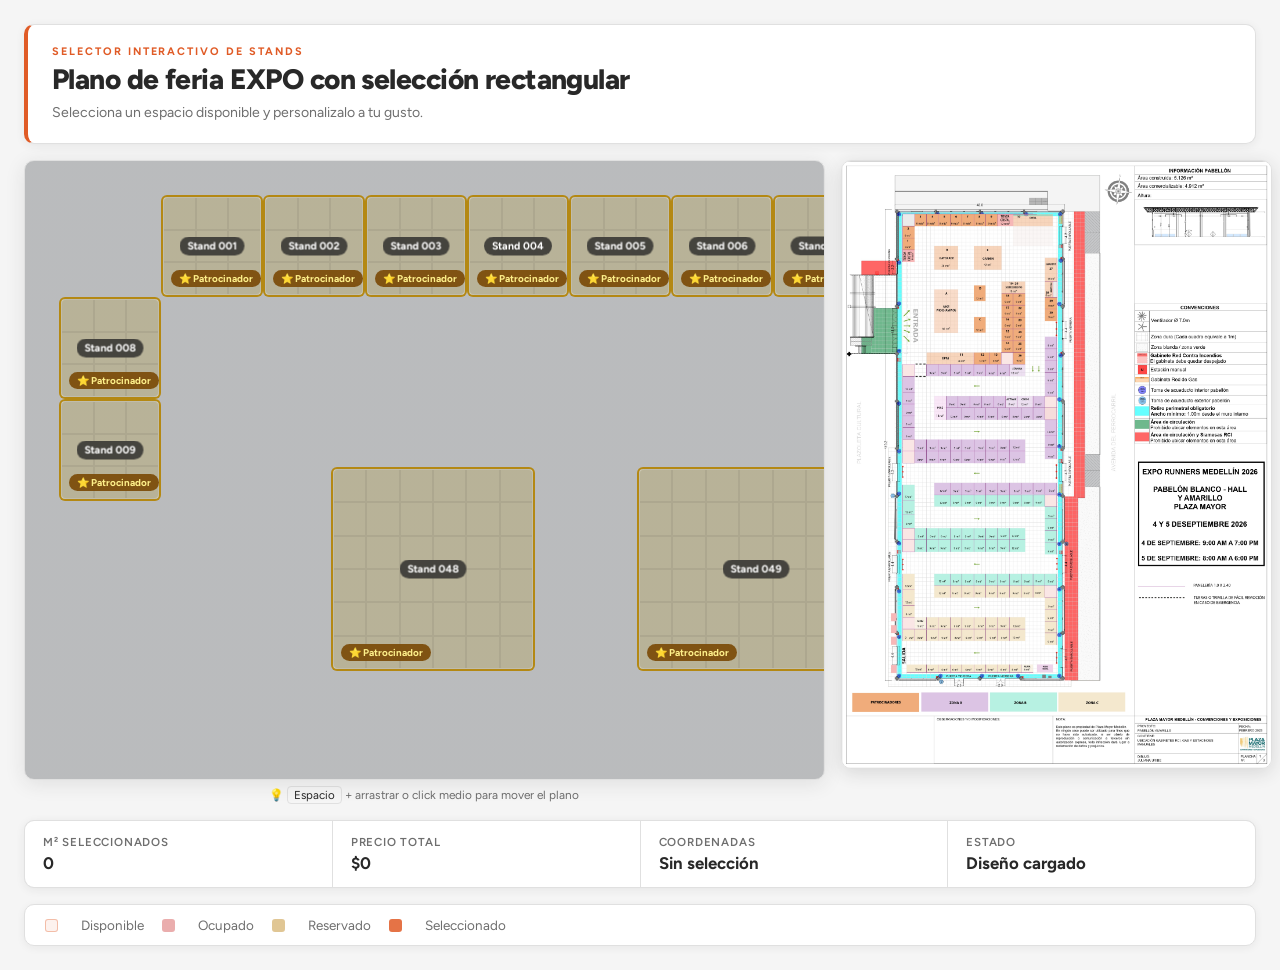
<file: MCM/streamlit_app/components/stand_selector/frontend/index.html>
<!doctype html>
<html lang="es">
<head>
	<meta charset="utf-8">
	<meta name="viewport" content="width=device-width, initial-scale=1">
	<title>Selector de stands</title>
	<link rel="stylesheet" href="./style.css">
</head>
<body>
	<main class="app">
		<header class="cabecera">
			<div>
				<p class="etiqueta">Selector interactivo de stands</p>
				<h1>Plano de feria EXPO con selección rectangular</h1>
			</div>
			<p class="descripcion">
				Selecciona un espacio disponible y personalizalo a tu gusto.
			</p>
		</header>

		<!-- Layout: selector left, reference image right -->
		<div class="layout-selector">
			<section class="zona-plano col-seleccion">
				<div id="contenedor-plano" class="contenedor-plano">
					<p id="estado-vacio" class="estado-vacio">No hay diseño de feria cargado todavía</p>
					<div id="grid-celdas" class="grid-celdas" aria-label="Cuadrícula de stands"></div>
				</div>
				<p class="ayuda-pan">💡 <kbd>Espacio</kbd> + arrastrar o click medio para mover el plano</p>
			</section>

			<aside class="col-referencia" id="col-referencia" aria-hidden="true">
				<img id="imagen-referencia" alt="Plano de referencia" />
			</aside>
		</div>

		<section class="panel-estado" aria-live="polite">
			<article>
				<span>M² seleccionados</span>
				<strong id="resumen-area">0</strong>
			</article>
			<article>
				<span>Precio total</span>
				<strong id="resumen-precio">$0</strong>
			</article>
			<article>
				<span>Coordenadas</span>
				<strong id="resumen-coordenadas">Sin selección</strong>
			</article>
			<article>
				<span>Estado</span>
				<strong id="resumen-mensaje">Esperando selección</strong>
			</article>
		</section>

		<div id="contenedor-confirmar" style="display:none; text-align:center; margin-top:12px;">
			<button id="btn-confirmar" class="boton boton--primario" type="button">
				Confirmar selección
			</button>
		</div>



		<footer class="ayuda">
			<span class="muestra muestra--disponible"></span> Disponible
			<span class="muestra muestra--ocupado"></span> Ocupado
			<span class="muestra muestra--reservado"></span> Reservado
			<span class="muestra muestra--seleccionado"></span> Seleccionado
		</footer>
	</main>

	<script src="./shared.js"></script>
	<script src="./selector.js"></script>

	<!-- Modal overlay for image preview -->
	<div id="modal-imagen" class="modal-imagen" hidden>
		<div class="modal-contenido">
			<button id="btn-cerrar-modal-imagen" class="modal-cerrar-btn" aria-label="Cerrar">✕</button>
			<div id="indicador-zoom" class="indicador-zoom">1×</div>
			<img id="modal-imagen-src" alt="Plano completo">
		</div>
	</div>

	<div id="modal-reserva" class="modal-reserva" hidden>
		<div class="modal-reserva-contenido">
			<!-- JS lo rellena dinámicamente -->
		</div>
	</div>
</body>
</html>
</file>
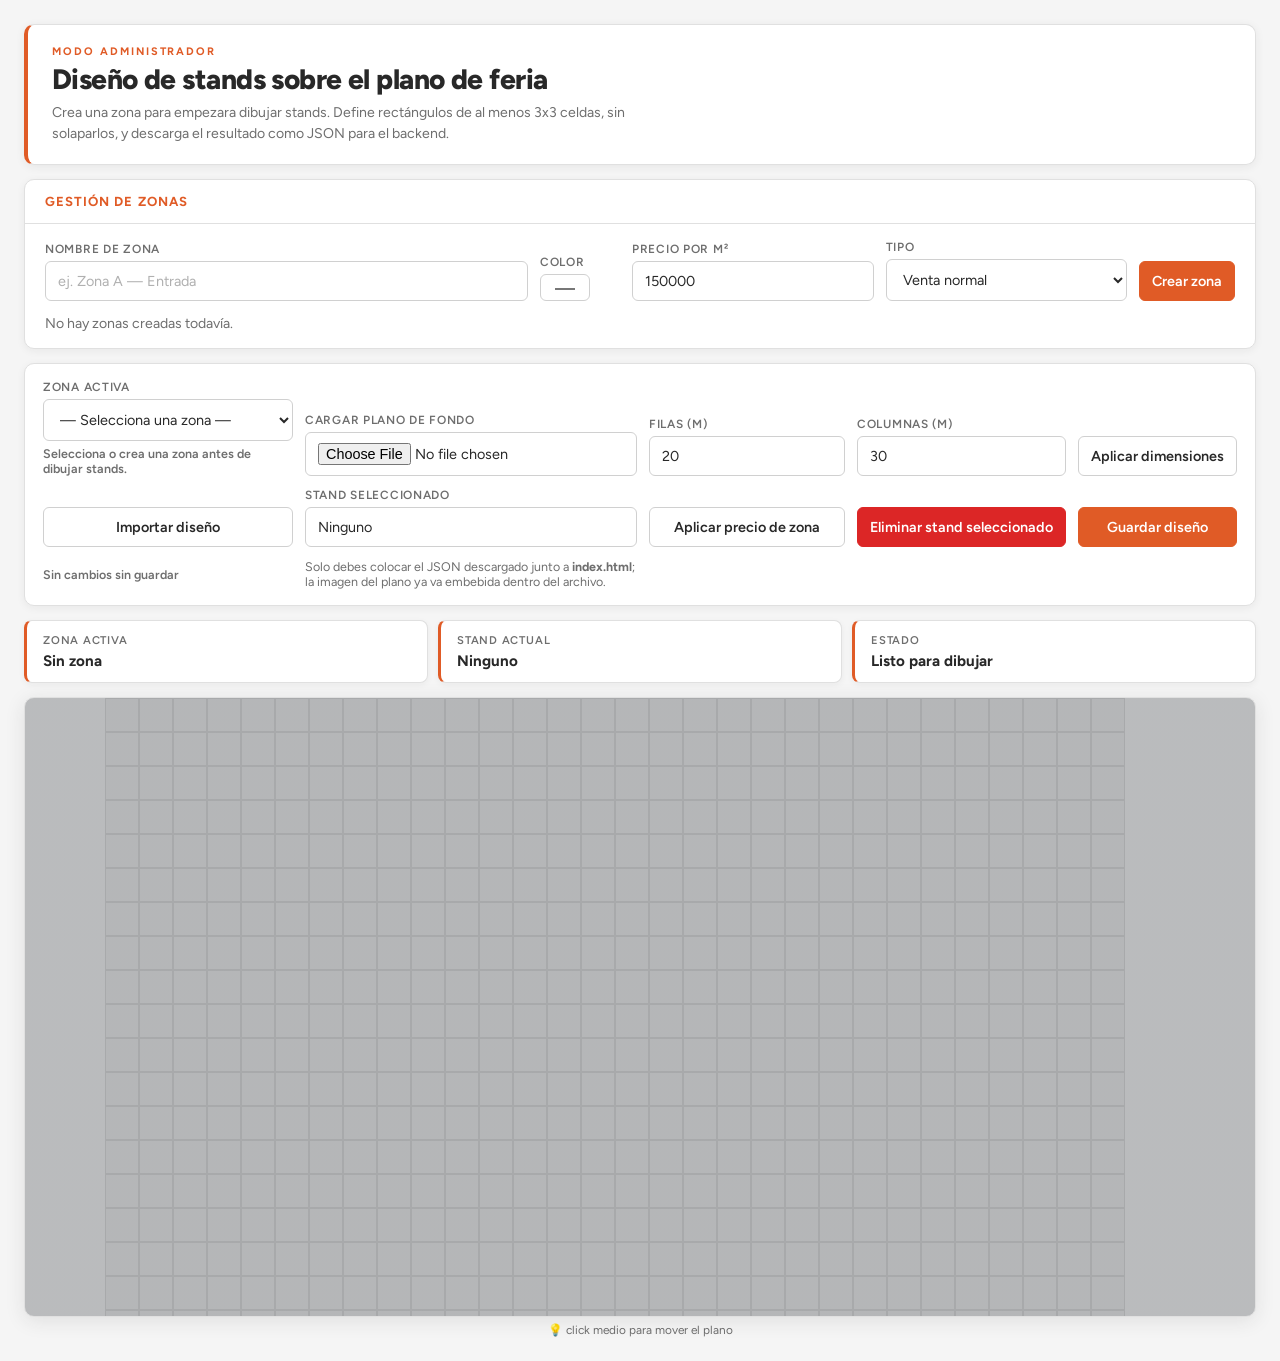
<file: mcm-expo-web-app-SelectorStands/mcm-expo-web-app-SelectorStands/MCM/streamlit_app/components/stand_selector/frontend/admin/index.html>
<!doctype html>
<html lang="es">
<head>
	<meta charset="utf-8">
	<meta name="viewport" content="width=device-width, initial-scale=1">
	<title>Editor de stands</title>
	<link rel="stylesheet" href="./style.css">
	<script src="./streamlit-bridge.js"></script>
</head>
<body>
	<main class="app panel-admin">
		<header class="cabecera">
			<div>
				<p class="etiqueta">Modo administrador</p>
				<h1>Diseño de stands sobre el plano de feria</h1>
			</div>
			<p class="descripcion">
				Crea una zona para empezara dibujar stands.
				Define rectángulos de al menos 3x3 celdas, sin solaparlos, y descarga el resultado como JSON para el backend.
			</p>
		</header>

		<details class="panel-zonas-detalles" open>
			<summary>Gestión de zonas</summary>
			<div class="panel-zonas">
				<div class="zona-form">
					<div class="campo">
						<label for="zona-nombre">Nombre de zona</label>
						<input id="zona-nombre" type="text" placeholder="ej. Zona A — Entrada">
					</div>
					<div class="campo">
						<label for="zona-color">Color</label>
						<input id="zona-color" type="color" value="#3b82f6">
					</div>
					<div class="campo">
						<label for="zona-precio">Precio por m²</label>
						<input id="zona-precio" type="number" min="0" step="1000" value="150000">
					</div>
					<div class="campo">
						<label for="zona-tipo">Tipo</label>
						<select id="zona-tipo">
							<option value="venta">Venta normal</option>
							<option value="patrocinador">Patrocinador</option>
						</select>
					</div>
					<button id="btn-crear-zona" class="boton boton--primario" type="button">
						Crear zona
					</button>
					<p id="zona-error" class="campo-error" aria-live="polite" hidden></p>
				</div>

				<div id="lista-zonas" class="lista-zonas"></div>
			</div>
		</details>

		<section class="barra-herramientas">
			<div class="campo">
				<label for="zona-activa">Zona activa</label>
				<select id="zona-activa">
					<option value="">— Selecciona una zona —</option>
				</select>
				<p id="aviso-zona-activa" class="nota aviso-zona-activa">Selecciona o crea una zona antes de dibujar stands.</p>
			</div>
			<div class="campo">
				<label for="archivo-plano">Cargar plano de fondo</label>
				<input id="archivo-plano" type="file" accept="image/*">
			</div>
			<div class="campo">
				<label for="filas-grid">Filas (m)</label>
				<input id="filas-grid" type="number" min="1" step="1" value="20">
			</div>
			<div class="campo">
				<label for="columnas-grid">Columnas (m)</label>
				<input id="columnas-grid" type="number" min="1" step="1" value="30">
			</div>
			<button id="aplicar-dimensiones" class="boton" type="button">Aplicar dimensiones</button>
			<button id="importar-diseno" class="boton" type="button">Importar diseño</button>
			<div class="campo">
				<label for="stand-seleccionado">Stand seleccionado</label>
				<input id="stand-seleccionado" type="text" value="Ninguno" readonly>
			</div>
			<button id="aplicar-precio" class="boton" type="button">Aplicar precio de zona</button>
			<button id="eliminar-stand" class="boton boton--peligro" type="button" disabled>Eliminar stand seleccionado</button>
			<button id="guardar-diseno" class="boton boton--primario" type="button">Guardar diseño</button>
			<p id="indicador-cambios" class="indicador-cambios">Sin cambios sin guardar</p>
			<input id="archivo-diseno" type="file" accept=".json" hidden>
			<p class="nota">Solo debes colocar el JSON descargado junto a <strong>index.html</strong>; la imagen del plano ya va embebida dentro del archivo.</p>
		</section>

		<section class="estado-admin">
			<article>
				<span>Zona activa</span>
				<strong id="resumen-zona-admin">Sin zona</strong>
			</article>
			<article>
				<span>Stand actual</span>
				<strong id="resumen-stand-admin">Ninguno</strong>
			</article>
			<article>
				<span>Estado</span>
				<strong id="resumen-estado-admin">Listo para dibujar</strong>
			</article>
		</section>

		<section class="zona-plano">
			<div id="contenedor-plano" class="contenedor-plano">
				<div id="grid-celdas" class="grid-celdas" aria-label="Cuadrícula de edición"></div>
			</div>
			<p class="ayuda-pan">💡 click medio para mover el plano</p>
		</section>
	</main>

	<script src="./shared.js" defer></script>
	<script src="./admin.js" defer></script>
	<script src="./admin-streamlit-hook.js" defer></script>
</body>
</html>
</file>
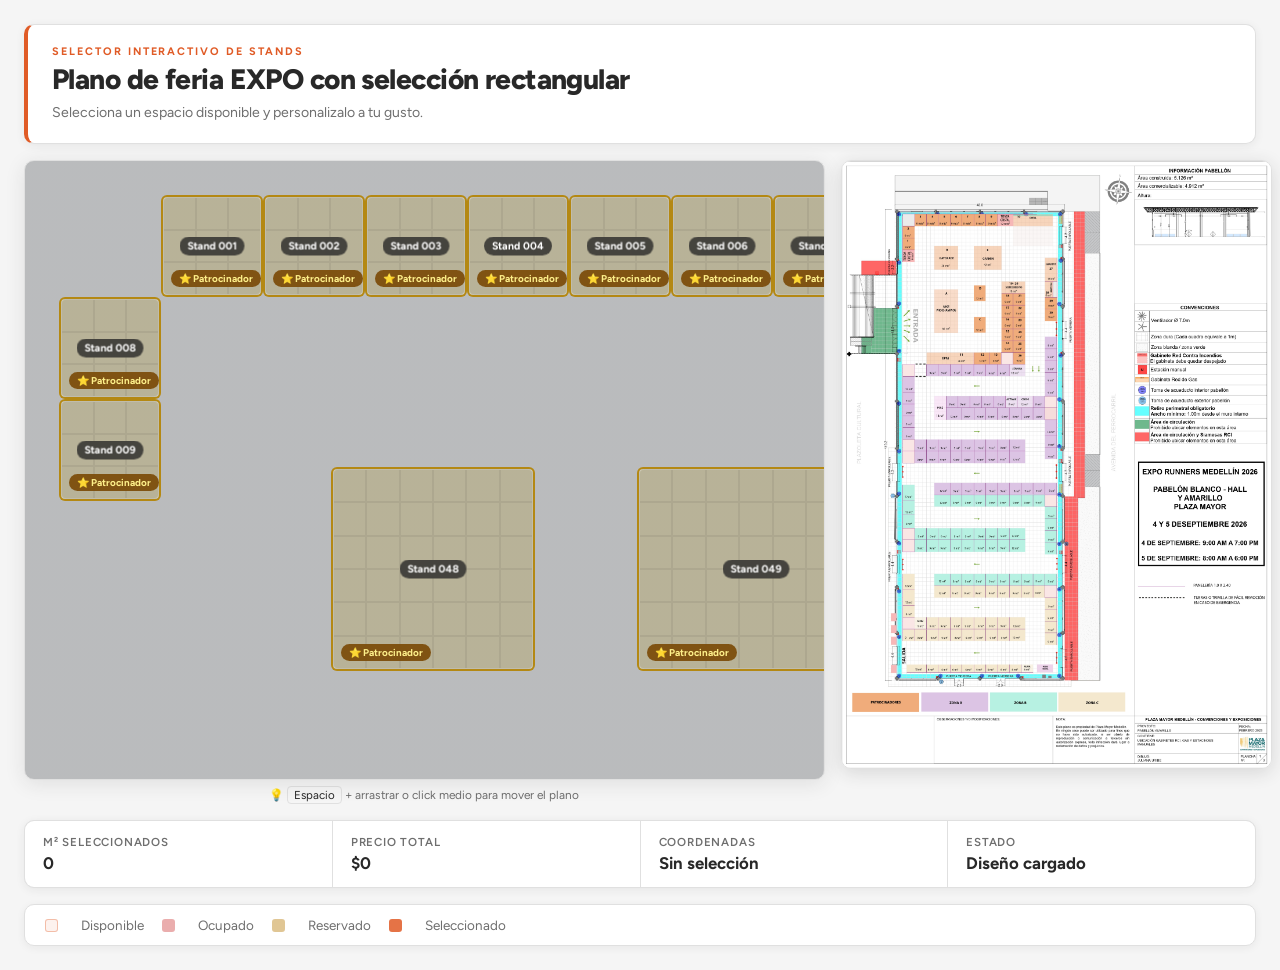
<file: mcm-expo-web-app-SelectorStands/mcm-expo-web-app-SelectorStands/MCM/streamlit_app/components/stand_selector/frontend/cliente/index.html>
<!doctype html>
<html lang="es">
<head>
	<meta charset="utf-8">
	<meta name="viewport" content="width=device-width, initial-scale=1">
	<title>Selector de stands</title>
	<link rel="stylesheet" href="./style.css">
	<script src="./streamlit-bridge.js"></script>
</head>
<body>
	<main class="app">
		<header class="cabecera">
			<div>
				<p class="etiqueta">Selector interactivo de stands</p>
				<h1>Plano de feria EXPO con selección rectangular</h1>
			</div>
			<p class="descripcion">
				Selecciona un espacio disponible y personalizalo a tu gusto.
			</p>
		</header>

		<!-- Layout: selector left, reference image right -->
		<div class="layout-selector">
			<section class="zona-plano col-seleccion">
				<div id="contenedor-plano" class="contenedor-plano">
					<p id="estado-vacio" class="estado-vacio">No hay diseño de feria cargado todavía</p>
					<div id="grid-celdas" class="grid-celdas" aria-label="Cuadrícula de stands"></div>
				</div>
				<p class="ayuda-pan">💡 <kbd>Espacio</kbd> + arrastrar o click medio para mover el plano</p>
			</section>

			<aside class="col-referencia" id="col-referencia" aria-hidden="true">
				<img id="imagen-referencia" alt="Plano de referencia" />
			</aside>
		</div>

		<section class="panel-estado" aria-live="polite">
			<article>
				<span>M² seleccionados</span>
				<strong id="resumen-area">0</strong>
			</article>
			<article>
				<span>Precio total</span>
				<strong id="resumen-precio">$0</strong>
			</article>
			<article>
				<span>Coordenadas</span>
				<strong id="resumen-coordenadas">Sin selección</strong>
			</article>
			<article>
				<span>Estado</span>
				<strong id="resumen-mensaje">Esperando selección</strong>
			</article>
		</section>

		<div id="contenedor-confirmar" style="display:none; text-align:center; margin-top:12px;">
			<button id="btn-confirmar" class="boton boton--primario" type="button">
				Confirmar selección
			</button>
		</div>



		<footer class="ayuda">
			<span class="muestra muestra--disponible"></span> Disponible
			<span class="muestra muestra--ocupado"></span> Ocupado
			<span class="muestra muestra--reservado"></span> Reservado
			<span class="muestra muestra--seleccionado"></span> Seleccionado
		</footer>
	</main>

	<script src="./shared.js"></script>
	<script src="./selector.js"></script>
	<script src="./selector-streamlit-hook.js"></script>

	<!-- Modal overlay for image preview -->
	<div id="modal-imagen" class="modal-imagen" hidden>
		<div class="modal-contenido">
			<button id="btn-cerrar-modal-imagen" class="modal-cerrar-btn" aria-label="Cerrar">✕</button>
			<div id="indicador-zoom" class="indicador-zoom">1×</div>
			<img id="modal-imagen-src" alt="Plano completo">
		</div>
	</div>

	<div id="modal-reserva" class="modal-reserva" hidden>
		<div class="modal-reserva-contenido">
			<!-- JS lo rellena dinámicamente -->
		</div>
	</div>
</body>
</html>
</file>
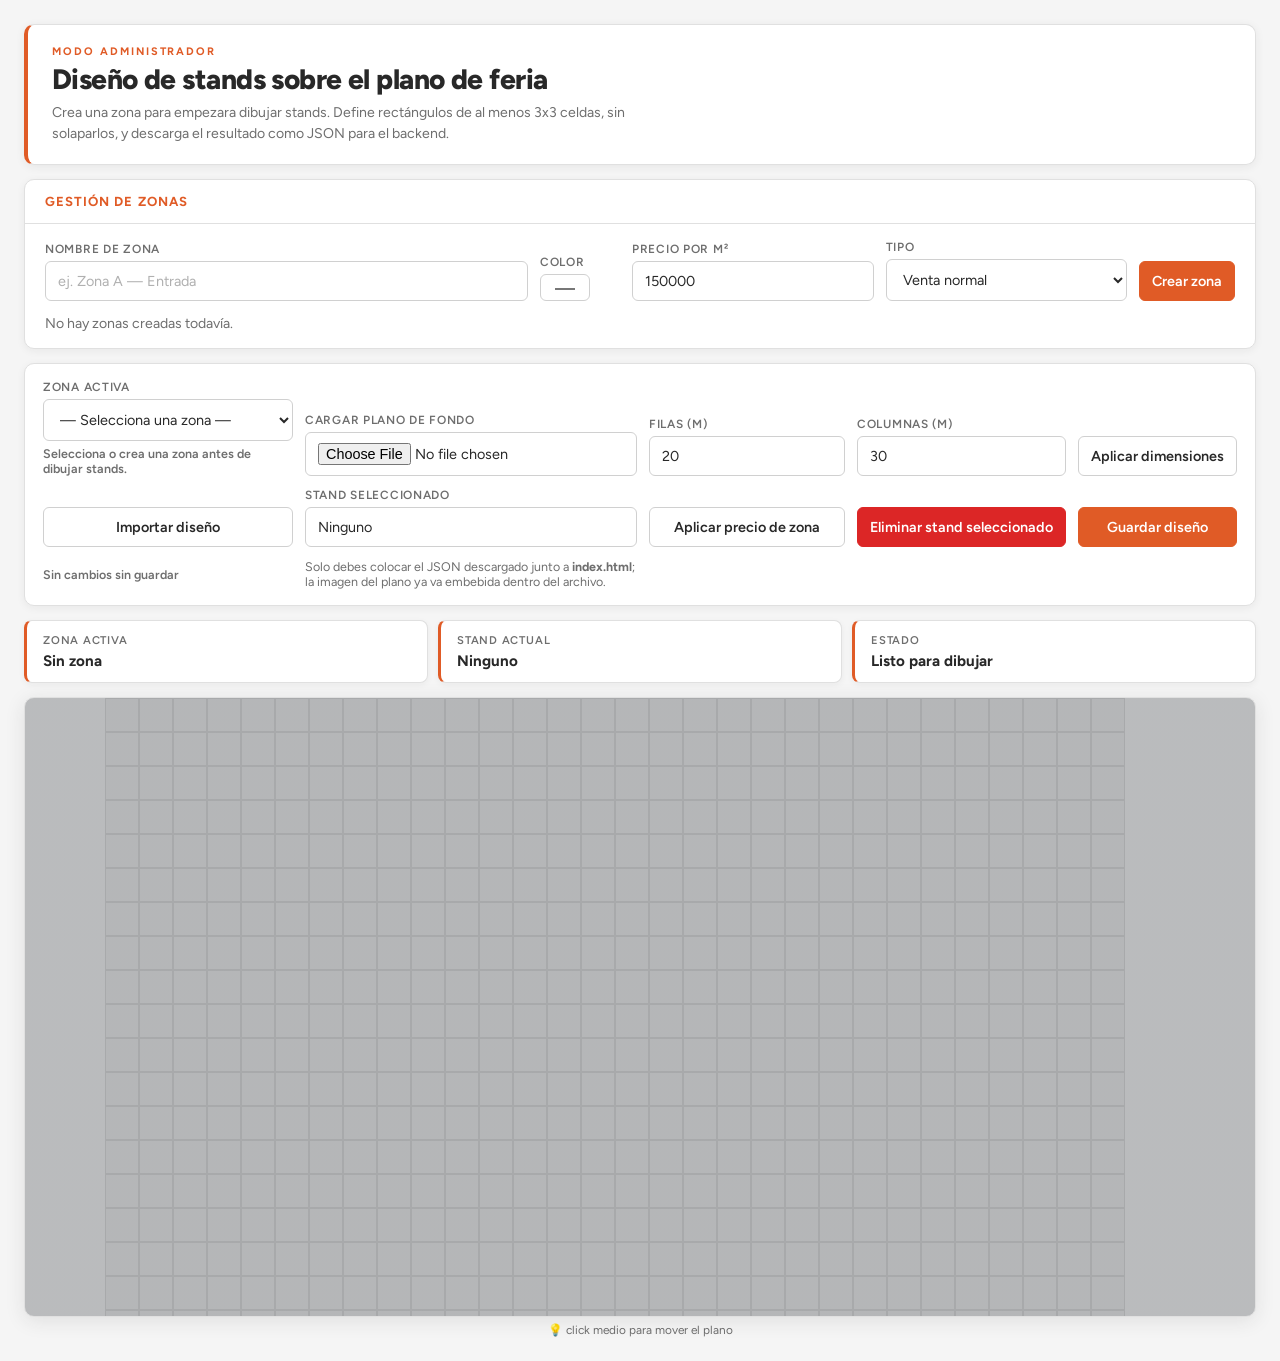
<file: MCM/streamlit_app/components/stand_selector/frontend/admin.html>
<!doctype html>
<html lang="es">
<head>
	<meta charset="utf-8">
	<meta name="viewport" content="width=device-width, initial-scale=1">
	<title>Editor de stands</title>
	<link rel="stylesheet" href="./style.css">
</head>
<body>
	<main class="app panel-admin">
		<header class="cabecera">
			<div>
				<p class="etiqueta">Modo administrador</p>
				<h1>Diseño de stands sobre el plano de feria</h1>
			</div>
			<p class="descripcion">
				Crea una zona para empezara dibujar stands.
				Define rectángulos de al menos 3x3 celdas, sin solaparlos, y descarga el resultado como JSON para el backend.
			</p>
		</header>

		<details class="panel-zonas-detalles" open>
			<summary>Gestión de zonas</summary>
			<div class="panel-zonas">
				<div class="zona-form">
					<div class="campo">
						<label for="zona-nombre">Nombre de zona</label>
						<input id="zona-nombre" type="text" placeholder="ej. Zona A — Entrada">
					</div>
					<div class="campo">
						<label for="zona-color">Color</label>
						<input id="zona-color" type="color" value="#3b82f6">
					</div>
					<div class="campo">
						<label for="zona-precio">Precio por m²</label>
						<input id="zona-precio" type="number" min="0" step="1000" value="150000">
					</div>
					<div class="campo">
						<label for="zona-tipo">Tipo</label>
						<select id="zona-tipo">
							<option value="venta">Venta normal</option>
							<option value="patrocinador">Patrocinador</option>
						</select>
					</div>
					<button id="btn-crear-zona" class="boton boton--primario" type="button">
						Crear zona
					</button>
					<p id="zona-error" class="campo-error" aria-live="polite" hidden></p>
				</div>

				<div id="lista-zonas" class="lista-zonas"></div>
			</div>
		</details>

		<section class="barra-herramientas">
			<div class="campo">
				<label for="zona-activa">Zona activa</label>
				<select id="zona-activa">
					<option value="">— Selecciona una zona —</option>
				</select>
				<p id="aviso-zona-activa" class="nota aviso-zona-activa">Selecciona o crea una zona antes de dibujar stands.</p>
			</div>
			<div class="campo">
				<label for="archivo-plano">Cargar plano de fondo</label>
				<input id="archivo-plano" type="file" accept="image/*">
			</div>
			<div class="campo">
				<label for="filas-grid">Filas (m)</label>
				<input id="filas-grid" type="number" min="1" step="1" value="20">
			</div>
			<div class="campo">
				<label for="columnas-grid">Columnas (m)</label>
				<input id="columnas-grid" type="number" min="1" step="1" value="30">
			</div>
			<button id="aplicar-dimensiones" class="boton" type="button">Aplicar dimensiones</button>
			<button id="importar-diseno" class="boton" type="button">Importar diseño</button>
			<div class="campo">
				<label for="stand-seleccionado">Stand seleccionado</label>
				<input id="stand-seleccionado" type="text" value="Ninguno" readonly>
			</div>
			<button id="aplicar-precio" class="boton" type="button">Aplicar precio de zona</button>
			<button id="eliminar-stand" class="boton boton--peligro" type="button" disabled>Eliminar stand seleccionado</button>
			<button id="guardar-diseno" class="boton boton--primario" type="button">Guardar diseño</button>
			<p id="indicador-cambios" class="indicador-cambios">Sin cambios sin guardar</p>
			<input id="archivo-diseno" type="file" accept=".json" hidden>
			<p class="nota">Solo debes colocar el JSON descargado junto a <strong>index.html</strong>; la imagen del plano ya va embebida dentro del archivo.</p>
		</section>

		<section class="estado-admin">
			<article>
				<span>Zona activa</span>
				<strong id="resumen-zona-admin">Sin zona</strong>
			</article>
			<article>
				<span>Stand actual</span>
				<strong id="resumen-stand-admin">Ninguno</strong>
			</article>
			<article>
				<span>Estado</span>
				<strong id="resumen-estado-admin">Listo para dibujar</strong>
			</article>
		</section>

		<section class="zona-plano">
			<div id="contenedor-plano" class="contenedor-plano">
				<div id="grid-celdas" class="grid-celdas" aria-label="Cuadrícula de edición"></div>
			</div>
			<p class="ayuda-pan">💡 click medio para mover el plano</p>
		</section>
	</main>

	<script src="./shared.js" defer></script>
	<script src="./admin.js" defer></script>
</body>
</html>
</file>
<file: MCM/streamlit_app/components/stand_selector/frontend/style.css>
@import url('https://fonts.googleapis.com/css2?family=Figtree:wght@400;500;600;700;800&display=swap');

* {
	box-sizing: border-box;
}

:root {
	--mcm-dark: #282828;
	--mcm-accent: #e05b26;
	--mcm-accent-hover: #c94e1f;
	--mcm-white: #ffffff;
	--mcm-gray-light: #f5f5f5;
	--mcm-gray-medium: #6e6e6e;
	--mcm-font: 'Figtree', 'Segoe UI', sans-serif;

	/* Semantic tokens — light mode */
	--fondo: var(--mcm-gray-light);
	--panel: var(--mcm-white);
	--panel-borde: #e0e0e0;
	--texto: var(--mcm-dark);
	--muted: var(--mcm-gray-medium);

	/* Stand states */
	--disponible: rgba(224, 91, 38, 0.08);
	--disponible-borde: rgba(224, 91, 38, 0.35);
	--ocupado: rgba(200, 40, 40, 0.38);
	--reservado: rgba(180, 120, 0, 0.42);
	--seleccionado: rgba(224, 91, 38, 0.85);
	--seleccionado-borde: rgba(201, 78, 31, 0.95);
	--preview: rgba(224, 91, 38, 0.45);
	--preview-no: rgba(200, 40, 40, 0.65);
}

html, body {
	margin: 0;
	min-height: 100%;
}

body {
	font-family: var(--mcm-font);
	color: var(--texto);
	background-color: var(--mcm-gray-light);
	padding: 24px;
}

.app {
	max-width: 1280px;
	margin: 0 auto;
	display: grid;
	gap: 16px;
}

/* Cabecera */
.cabecera {
	background: var(--mcm-white);
	border: 1px solid var(--panel-borde);
	border-radius: 10px;
	border-left: 4px solid var(--mcm-accent);
	box-shadow: 0 2px 10px rgba(40,40,40,0.07);
	display: grid;
	gap: 6px;
	padding: 20px 24px;
}

.etiqueta {
	margin: 0 0 4px;
	text-transform: uppercase;
	letter-spacing: 0.18em;
	font-size: 0.68rem;
	font-weight: 700;
	color: var(--mcm-accent);
}

.cabecera h1 {
	margin: 0;
	font-size: clamp(1.4rem, 2.2vw, 2.2rem);
	font-weight: 800;
	letter-spacing: -0.02em;
	color: var(--mcm-dark);
}

.descripcion {
	margin: 0;
	max-width: 70ch;
	color: var(--muted);
	line-height: 1.5;
	font-size: 0.88rem;
}

/* Panel de estado */
.panel-estado {
	display: grid;
	grid-template-columns: repeat(4, minmax(0, 1fr));
	gap: 1px;
	overflow: hidden;
	background: var(--panel-borde);
	border: 1px solid var(--panel-borde);
	border-radius: 10px;
	box-shadow: 0 2px 10px rgba(40,40,40,0.07);
}

.panel-estado article {
	padding: 14px 18px;
	background: var(--mcm-white);
}

.panel-estado span {
	display: block;
	margin-bottom: 4px;
	color: var(--muted);
	font-size: 0.72rem;
	text-transform: uppercase;
	letter-spacing: 0.07em;
	font-weight: 600;
}

.panel-estado strong {
	display: block;
	font-size: 1.05rem;
	font-weight: 700;
	color: var(--mcm-dark);
}

/* Layout selector */
.zona-plano { display: grid; gap: 6px; }

.layout-selector {
	display: grid;
	grid-template-columns: 1fr;
	gap: 16px;
}

.layout-selector:has(.col-referencia:not([aria-hidden="true"])) {
	grid-template-columns: 65% 35%;
}

.col-referencia {
	display: none;
	position: relative;
	align-self: start;
	padding: 0;
}

.col-referencia:not([aria-hidden="true"]) { display: block; }

.col-referencia {
	position: sticky;
	top: 16px;
}

#imagen-referencia {
	width: 100%;
	height: auto;
	object-fit: contain;
	max-height: 80vh;
	cursor: zoom-in;
	display: block;
	margin: 0 auto;
	border-radius: 10px;
	box-shadow: 0 4px 18px rgba(40,40,40,0.14);
	border: 1px solid var(--panel-borde);
}

/* Contenedor del plano */
.contenedor-plano {
	position: relative;
	width: 100%;
	height: clamp(420px, calc(100vh - 280px), 700px);
	border-radius: 10px;
	border: 1px solid var(--panel-borde);
	background-color: #ffffff;
	background-image:
		linear-gradient(rgba(245,245,245,0.15), rgba(245,245,245,0.15)),
		linear-gradient(135deg, rgba(0,0,0,0.02), rgba(0,0,0,0.01));
	background-position: center;
	background-repeat: no-repeat;
	background-size: cover;
	box-shadow: 0 4px 20px rgba(40,40,40,0.10);
	overflow: hidden;
	cursor: grab;
	user-select: none;
}

.contenedor-plano.modo-pan { cursor: grabbing; }
.contenedor-plano.espacio-presionado { cursor: grab; }

.estado-vacio {
	position: absolute;
	inset: 0;
	display: flex;
	align-items: center;
	justify-content: center;
	padding: 24px;
	margin: 0;
	text-align: center;
	color: var(--muted);
	font-size: 0.95rem;
	pointer-events: none;
	z-index: 1;
}

.grid-celdas {
	position: absolute;
	top: 0; left: 0;
	display: grid;
	border-radius: 0;
	overflow: visible;
	touch-action: none;
	transform-origin: top left;
	will-change: transform;
}

/* Celdas */
.celda {
	position: relative;
	border: 1px solid transparent;
	transition: background-color 120ms ease, border-color 120ms ease, box-shadow 120ms ease;
	user-select: none;
}

.celda--disponible {
	background: var(--disponible);
	border-color: var(--disponible-borde);
	cursor: pointer;
}

.celda--disponible:hover {
	background: rgba(224, 91, 38, 0.18);
	box-shadow: inset 0 0 0 1px rgba(224, 91, 38, 0.45);
}

.celda--ocupado {
	background: var(--ocupado);
	border-color: rgba(180, 40, 40, 0.20);
	cursor: not-allowed;
}

.celda--reservado {
	background: var(--reservado);
	border-color: rgba(160, 100, 0, 0.20);
	cursor: not-allowed;
}

.celda--seleccionado {
	background: var(--seleccionado);
	border-color: var(--seleccionado-borde);
}

.celda--admin-vacia {
	background: rgba(0, 0, 0, 0.025);
	border-color: rgba(0, 0, 0, 0.07);
	cursor: crosshair;
}

.stand-cliente .celda--disponible { cursor: pointer; }

.celda--previsualizada {
	background: rgba(224, 91, 38, 0.50);
	border-color: rgba(201, 78, 31, 0.88);
	box-shadow: inset 0 0 0 1px rgba(255,255,255,0.20);
}

.celda--previsualizada-invalida {
	background: rgba(200, 38, 38, 0.65);
	border-color: rgba(180, 30, 30, 0.90);
}

.celda--handle {
	outline: 2px solid rgba(224, 91, 38, 0.50);
	outline-offset: -2px;
}

.barra-herramientas--cliente {
	grid-template-columns: minmax(0, 1fr) auto;
}

/* Leyenda */
.ayuda {
	display: flex;
	flex-wrap: wrap;
	gap: 14px 18px;
	align-items: center;
	padding: 12px 20px;
	color: var(--muted);
	font-size: 0.84rem;
	background: var(--mcm-white);
	border: 1px solid var(--panel-borde);
	border-radius: 10px;
	box-shadow: 0 2px 8px rgba(40,40,40,0.06);
}

.ayuda-pan {
	margin: 0;
	font-size: 0.74rem;
	color: var(--muted);
	text-align: center;
}

kbd {
	display: inline-block;
	padding: 1px 6px;
	border: 1px solid var(--panel-borde);
	border-radius: 4px;
	font-size: 0.72rem;
	font-family: var(--mcm-font);
	background: var(--mcm-gray-light);
	color: var(--mcm-dark);
}

.muestra {
	width: 13px; height: 13px;
	border-radius: 3px;
	display: inline-block;
	margin-right: 5px;
	vertical-align: middle;
}

.muestra--disponible { background: var(--disponible); border: 1px solid var(--disponible-borde); }
.muestra--ocupado { background: var(--ocupado); }
.muestra--reservado { background: var(--reservado); }
.muestra--seleccionado { background: var(--seleccionado); }

/* Barra de herramientas admin */
.barra-herramientas {
	display: grid;
	grid-template-columns: 1.3fr 1fr auto auto auto;
	gap: 12px;
	align-items: end;
	padding: 16px 18px;
	background: var(--mcm-white);
	border: 1px solid var(--panel-borde);
	border-radius: 10px;
	box-shadow: 0 2px 8px rgba(40,40,40,0.06);
}

.campo { display: grid; gap: 5px; }

.campo label {
	font-size: 0.74rem;
	font-weight: 600;
	text-transform: uppercase;
	letter-spacing: 0.06em;
	color: var(--muted);
}

.campo input,
.campo select,
.boton {
	font: inherit;
	font-family: var(--mcm-font);
	border-radius: 6px;
	border: 1px solid #d0d0d0;
	background: var(--mcm-white);
	color: var(--mcm-dark);
	padding: 10px 12px;
	font-size: 0.9rem;
}

.campo input::placeholder { color: #b0b0b0; }

.campo input:focus,
.campo select:focus {
	outline: 2px solid var(--mcm-accent);
	outline-offset: 2px;
	border-color: var(--mcm-accent);
}

.boton {
	cursor: pointer;
	font-weight: 600;
	color: var(--mcm-dark);
	transition: transform 150ms ease, background-color 150ms ease, border-color 150ms ease;
}

.boton:hover {
	transform: translateY(-1px);
	border-color: var(--mcm-accent);
	background: var(--mcm-gray-light);
}

.boton--primario {
	background-color: var(--mcm-accent);
	border-color: var(--mcm-accent);
	color: var(--mcm-white);
}

.boton--primario:hover {
	background-color: var(--mcm-accent-hover);
	border-color: var(--mcm-accent-hover);
	color: var(--mcm-white);
}

.boton--peligro {
	background-color: #dc2626;
	border-color: #dc2626;
	color: var(--mcm-white);
}

.boton--peligro:hover {
	background-color: #b91c1c;
	border-color: #b91c1c;
}

.indicador-cambios {
	margin: 0;
	align-self: center;
	font-size: 0.78rem;
	font-weight: 600;
	color: var(--muted);
}

.indicador-cambios--modificado {
	color: var(--mcm-accent);
	font-weight: 700;
}

/* Modal imagen */
.modal-imagen {
	position: fixed;
	inset: 0;
	background: rgba(0,0,0,0.88);
	display: flex;
	align-items: center;
	justify-content: center;
	z-index: 9999;
}

.modal-imagen[hidden] { display: none !important; }

.modal-imagen img {
	max-width: 95vw;
	max-height: 95vh;
	width: auto; height: auto;
	object-fit: contain;
	box-shadow: 0 20px 60px rgba(0,0,0,0.7);
	transform-origin: center center;
	transition: transform 160ms ease;
	cursor: zoom-in;
	display: block;
}

.modal-contenido {
	position: relative;
	display: flex;
	align-items: center;
	justify-content: center;
	width: 95vw;
	height: 95vh;
	overflow: hidden;
}

.modal-cerrar-btn {
	position: fixed;
	top: 16px; right: 20px;
	z-index: 10001;
	background: var(--mcm-dark);
	border: 1px solid rgba(255,255,255,0.15);
	color: var(--mcm-white);
	border-radius: 50%;
	width: 36px; height: 36px;
	font-size: 1rem;
	cursor: pointer;
	display: flex;
	align-items: center;
	justify-content: center;
	transition: background 0.15s ease;
}

.modal-cerrar-btn:hover { background: var(--mcm-accent); }

.indicador-zoom {
	position: fixed;
	bottom: 20px;
	left: 50%;
	transform: translateX(-50%);
	background: rgba(40,40,40,0.88);
	color: var(--mcm-white);
	padding: 4px 14px;
	border-radius: 999px;
	font-size: 0.82rem;
	font-weight: 700;
	z-index: 10001;
	pointer-events: none;
	opacity: 0;
	transition: opacity 300ms ease;
}

.indicador-zoom.visible { opacity: 1; }
.modal-imagen img.arrastrando { cursor: grabbing; }

/* Modal reserva */
.modal-reserva {
	position: fixed;
	inset: 0;
	background: rgba(0,0,0,0.55);
	display: flex;
	align-items: center;
	justify-content: center;
	z-index: 10000;
	padding: 20px;
	overflow: auto;
}

.modal-reserva[hidden] { display: none !important; }

.modal-reserva-contenido {
	width: min(920px, 100%);
	max-height: 92vh;
	overflow: auto;
	background: var(--mcm-white);
	border: 1px solid var(--panel-borde);
	border-top: 4px solid var(--mcm-accent);
	border-radius: 10px;
	box-shadow: 0 8px 40px rgba(40,40,40,0.18);
	padding: 24px;
	display: grid;
	gap: 18px;
}

.modal-reserva-cabecera,
.modal-reserva-total {
	display: flex;
	align-items: center;
	justify-content: space-between;
	gap: 14px;
}

.modal-reserva-etiqueta {
	margin: 0 0 4px;
	text-transform: uppercase;
	letter-spacing: 0.16em;
	font-size: 0.68rem;
	font-weight: 700;
	color: var(--mcm-accent);
}

.modal-reserva-cabecera h2 {
	margin: 0;
	font-size: clamp(1.2rem, 2vw, 1.8rem);
	font-weight: 800;
	letter-spacing: -0.02em;
	color: var(--mcm-dark);
}

.modal-reserva-cerrar { white-space: nowrap; }

.modal-reserva-resumen {
	display: grid;
	grid-template-columns: repeat(4, minmax(0, 1fr));
	gap: 10px;
}

.modal-reserva-resumen article,
.modal-reserva-fila,
.modal-reserva-total {
	background: var(--mcm-gray-light);
	border: 1px solid var(--panel-borde);
	border-radius: 8px;
}

.modal-reserva-resumen article { padding: 12px 16px; }

.modal-reserva-resumen span,
.modal-reserva-fila small,
.modal-reserva-total span {
	display: block;
	color: var(--muted);
	font-size: 0.72rem;
	text-transform: uppercase;
	letter-spacing: 0.06em;
	font-weight: 600;
}

.modal-reserva-resumen strong,
.modal-reserva-total strong {
	display: block;
	margin-top: 4px;
	font-size: 1rem;
	font-weight: 700;
	color: var(--mcm-dark);
}

.modal-reserva-lista { display: grid; gap: 8px; }

.modal-reserva-fila {
	padding: 12px 16px;
	display: grid;
	grid-template-columns: minmax(0, 1.35fr) minmax(180px, 0.8fr) minmax(120px, 0.55fr);
	gap: 14px;
	align-items: center;
}

.modal-reserva-fila-etiqueta {
	display: flex;
	align-items: center;
	gap: 10px;
}

.modal-reserva-icono {
	width: 34px; height: 34px;
	border-radius: 8px;
	display: inline-flex;
	align-items: center;
	justify-content: center;
	background: rgba(224, 91, 38, 0.10);
	font-size: 1rem;
}

.modal-reserva-fila strong,
.modal-reserva-total strong { font-size: 1rem; }

.modal-reserva-controles {
	display: flex;
	align-items: center;
	justify-content: center;
	gap: 10px;
}

.modal-reserva-controles strong {
	min-width: 1.5rem;
	text-align: center;
}

.modal-reserva-costo {
	text-align: right;
	font-weight: 700;
	color: var(--mcm-accent);
}

.modal-reserva-total { padding: 14px 18px; }

.modal-reserva-total strong {
	font-size: 1.2rem;
	color: var(--mcm-accent);
}

.modal-reserva-total .boton { min-width: 180px; }

/* Panel admin */
.panel-admin { display: grid; gap: 14px; }

.panel-zonas-detalles {
	background: var(--mcm-white);
	border: 1px solid var(--panel-borde);
	border-radius: 10px;
	overflow: hidden;
	box-shadow: 0 2px 8px rgba(40,40,40,0.06);
}

.panel-zonas-detalles > summary {
	list-style: none;
	cursor: pointer;
	padding: 14px 20px;
	font-weight: 700;
	font-size: 0.82rem;
	text-transform: uppercase;
	letter-spacing: 0.08em;
	color: var(--mcm-dark);
}

.panel-zonas-detalles > summary::-webkit-details-marker { display: none; }

.panel-zonas-detalles[open] > summary {
	border-bottom: 1px solid var(--panel-borde);
	color: var(--mcm-accent);
}

.panel-zonas {
	background: transparent;
	padding: 16px 20px;
	display: grid;
	gap: 14px;
}

.zona-form {
	display: grid;
	grid-template-columns: 2fr 80px 1fr 1fr auto;
	gap: 12px;
	align-items: end;
}

.zona-form .campo-error {
	grid-column: 1 / -1;
	margin: 0;
	min-height: 1.2em;
	color: #dc2626;
	font-size: 0.82rem;
}

.lista-zonas { display: grid; gap: 8px; }

.zona-vacia { margin: 0; color: var(--muted); font-size: 0.88rem; }

.zona-fila {
	display: grid;
	grid-template-columns: 20px 1fr auto auto auto auto;
	gap: 12px;
	align-items: center;
	background: var(--mcm-gray-light);
	border: 1px solid var(--panel-borde);
	border-radius: 8px;
	padding: 10px 14px;
}

.zona-color-muestra {
	width: 18px; height: 18px;
	border-radius: 4px;
	flex-shrink: 0;
}

.badge {
	padding: 3px 10px;
	border-radius: 999px;
	font-size: 0.70rem;
	font-weight: 700;
	text-transform: uppercase;
	letter-spacing: 0.05em;
}

.badge--venta {
	background: rgba(224, 91, 38, 0.12);
	color: var(--mcm-accent);
	border: 1px solid rgba(224, 91, 38, 0.30);
}

.badge--patrocinador {
	background: rgba(180, 120, 0, 0.12);
	color: #92600a;
	border: 1px solid rgba(180, 120, 0, 0.30);
}

.aviso-zona-activa {
	margin: 0;
	color: var(--mcm-accent);
	font-size: 0.78rem;
	font-weight: 600;
}

/* Estado admin */
.estado-admin {
	display: grid;
	grid-template-columns: repeat(3, minmax(0, 1fr));
	gap: 10px;
}

.estado-admin article {
	background: var(--mcm-white);
	border-radius: 8px;
	padding: 12px 16px;
	border: 1px solid var(--panel-borde);
	border-left: 3px solid var(--mcm-accent);
	box-shadow: 0 2px 6px rgba(40,40,40,0.05);
}

.estado-admin span {
	display: block;
	margin-bottom: 4px;
	font-size: 0.70rem;
	font-weight: 600;
	text-transform: uppercase;
	letter-spacing: 0.07em;
	color: var(--muted);
}

.estado-admin strong {
	font-size: 0.95rem;
	font-weight: 700;
	color: var(--mcm-dark);
}

/* Nota */
.nota {
	margin: 0;
	font-size: 0.78rem;
	color: var(--muted);
}

/* Etiquetas de stand */
.etiqueta-stand {
	position: absolute;
	left: 50%;
	top: 50%;
	transform: translate(-50%, -50%);
	z-index: 2;
	padding: 3px 8px;
	border-radius: 999px;
	background: rgba(40,40,40,0.80);
	backdrop-filter: blur(4px);
	color: var(--mcm-white);
	font-size: 0.66rem;
	font-weight: 700;
	white-space: nowrap;
	pointer-events: none;
}

.etiqueta-stand--patrocinador {
	top: auto;
	left: 8px;
	bottom: 8px;
	transform: none;
	color: #fef08a;
	background: rgba(120, 70, 0, 0.88);
	font-size: 0.62rem;
}

/* Stands */
.stand-visual,
.stand-cliente {
	position: absolute;
	border-radius: 6px;
	border: 2px solid rgba(224, 91, 38, 0.60);
	background: rgba(224, 91, 38, 0.10);
	box-shadow: inset 0 0 0 1px rgba(255,255,255,0.30);
	pointer-events: auto;
}

.stand-visual--seleccionado {
	border-color: rgba(224, 91, 38, 0.98);
	background: rgba(224, 91, 38, 0.22);
	box-shadow: 0 0 0 3px rgba(224, 91, 38, 0.20);
}

.stand-visual--disponible {
	border-color: rgba(224, 91, 38, 0.60);
	background: rgba(224, 91, 38, 0.10);
	cursor: pointer;
}

.stand-visual--disponible:hover {
	background: rgba(224, 91, 38, 0.18);
	border-color: rgba(224, 91, 38, 0.85);
}

.stand-visual--ocupado {
	border-color: rgba(180, 40, 40, 0.80);
	background: rgba(200, 40, 40, 0.22);
	cursor: not-allowed;
}

.stand-visual--reservado {
	border-color: rgba(160, 100, 0, 0.80);
	background: rgba(180, 120, 0, 0.20);
	cursor: not-allowed;
}

.stand-visual--patrocinador {
	border-color: rgba(180, 130, 0, 0.88);
	background: rgba(200, 160, 0, 0.18);
	cursor: not-allowed;
}

.stand-cliente[data-estado="seleccionado"] {
	border-color: rgba(224, 91, 38, 0.98);
	background: rgba(224, 91, 38, 0.22);
}

.stand-visual--previsualizacion-valida {
	border-color: rgba(224, 91, 38, 0.92);
	background: rgba(224, 91, 38, 0.18);
}

.stand-visual--previsualizacion-invalida {
	border-color: rgba(180, 30, 30, 0.92);
	background: rgba(200, 38, 38, 0.20);
}

.mini-grid-stand {
	position: absolute;
	inset: 0;
	display: grid;
	border-radius: 5px;
	overflow: hidden;
	pointer-events: none;
}

.mini-grid-stand .celda {
	border-color: rgba(0,0,0,0.06);
	background: rgba(0,0,0,0.02);
	pointer-events: auto;
}

/* Confirmar selección */
#contenedor-confirmar {
	text-align: center;
}

/* Responsive */
@media (max-width: 980px) {
	.barra-herramientas { grid-template-columns: 1fr 1fr; }
	.zona-form { grid-template-columns: 1fr 1fr; }
	.zona-form .boton,
	.zona-form .campo-error { grid-column: 1 / -1; }
	.estado-admin { grid-template-columns: 1fr; }
	.zona-fila { grid-template-columns: 20px 1fr; }
	.zona-fila > *:not(.zona-color-muestra):not(strong):not(.badge) { grid-column: 1 / -1; }
}

@media (max-width: 640px) {
	.barra-herramientas { grid-template-columns: 1fr; }
	.zona-form { grid-template-columns: 1fr; }
	body { padding: 14px; }
}

@media (max-width: 960px) {
	.panel-estado { grid-template-columns: repeat(2, minmax(0, 1fr)); }
}

@media (max-width: 640px) {
	.panel-estado { grid-template-columns: 1fr; }
}
</file>
<file: mcm-expo-web-app-SelectorStands/mcm-expo-web-app-SelectorStands/MCM/streamlit_app/components/stand_selector/frontend/admin/style.css>
@import url('https://fonts.googleapis.com/css2?family=Figtree:wght@400;500;600;700;800&display=swap');

* {
	box-sizing: border-box;
}

:root {
	--mcm-dark: #282828;
	--mcm-accent: #e05b26;
	--mcm-accent-hover: #c94e1f;
	--mcm-white: #ffffff;
	--mcm-gray-light: #f5f5f5;
	--mcm-gray-medium: #6e6e6e;
	--mcm-font: 'Figtree', 'Segoe UI', sans-serif;

	/* Semantic tokens — light mode */
	--fondo: var(--mcm-gray-light);
	--panel: var(--mcm-white);
	--panel-borde: #e0e0e0;
	--texto: var(--mcm-dark);
	--muted: var(--mcm-gray-medium);

	/* Stand states */
	--disponible: rgba(224, 91, 38, 0.08);
	--disponible-borde: rgba(224, 91, 38, 0.35);
	--ocupado: rgba(200, 40, 40, 0.38);
	--reservado: rgba(180, 120, 0, 0.42);
	--seleccionado: rgba(224, 91, 38, 0.85);
	--seleccionado-borde: rgba(201, 78, 31, 0.95);
	--preview: rgba(224, 91, 38, 0.45);
	--preview-no: rgba(200, 40, 40, 0.65);
}

html, body {
	margin: 0;
	min-height: 100%;
}

body {
	font-family: var(--mcm-font);
	color: var(--texto);
	background-color: var(--mcm-gray-light);
	padding: 24px;
}

.app {
	max-width: 1280px;
	margin: 0 auto;
	display: grid;
	gap: 16px;
}

/* Cabecera */
.cabecera {
	background: var(--mcm-white);
	border: 1px solid var(--panel-borde);
	border-radius: 10px;
	border-left: 4px solid var(--mcm-accent);
	box-shadow: 0 2px 10px rgba(40,40,40,0.07);
	display: grid;
	gap: 6px;
	padding: 20px 24px;
}

.etiqueta {
	margin: 0 0 4px;
	text-transform: uppercase;
	letter-spacing: 0.18em;
	font-size: 0.68rem;
	font-weight: 700;
	color: var(--mcm-accent);
}

.cabecera h1 {
	margin: 0;
	font-size: clamp(1.4rem, 2.2vw, 2.2rem);
	font-weight: 800;
	letter-spacing: -0.02em;
	color: var(--mcm-dark);
}

.descripcion {
	margin: 0;
	max-width: 70ch;
	color: var(--muted);
	line-height: 1.5;
	font-size: 0.88rem;
}

/* Panel de estado */
.panel-estado {
	display: grid;
	grid-template-columns: repeat(4, minmax(0, 1fr));
	gap: 1px;
	overflow: hidden;
	background: var(--panel-borde);
	border: 1px solid var(--panel-borde);
	border-radius: 10px;
	box-shadow: 0 2px 10px rgba(40,40,40,0.07);
}

.panel-estado article {
	padding: 14px 18px;
	background: var(--mcm-white);
}

.panel-estado span {
	display: block;
	margin-bottom: 4px;
	color: var(--muted);
	font-size: 0.72rem;
	text-transform: uppercase;
	letter-spacing: 0.07em;
	font-weight: 600;
}

.panel-estado strong {
	display: block;
	font-size: 1.05rem;
	font-weight: 700;
	color: var(--mcm-dark);
}

/* Layout selector */
.zona-plano { display: grid; gap: 6px; }

.layout-selector {
	display: grid;
	grid-template-columns: 1fr;
	gap: 16px;
}

.layout-selector:has(.col-referencia:not([aria-hidden="true"])) {
	grid-template-columns: 65% 35%;
}

.col-referencia {
	display: none;
	position: relative;
	align-self: start;
	padding: 0;
}

.col-referencia:not([aria-hidden="true"]) { display: block; }

.col-referencia {
	position: sticky;
	top: 16px;
}

#imagen-referencia {
	width: 100%;
	height: auto;
	object-fit: contain;
	max-height: 80vh;
	cursor: zoom-in;
	display: block;
	margin: 0 auto;
	border-radius: 10px;
	box-shadow: 0 4px 18px rgba(40,40,40,0.14);
	border: 1px solid var(--panel-borde);
}

/* Contenedor del plano */
.contenedor-plano {
	position: relative;
	width: 100%;
	height: clamp(420px, calc(100vh - 280px), 700px);
	border-radius: 10px;
	border: 1px solid var(--panel-borde);
	background-color: #ffffff;
	background-image:
		linear-gradient(rgba(245,245,245,0.15), rgba(245,245,245,0.15)),
		linear-gradient(135deg, rgba(0,0,0,0.02), rgba(0,0,0,0.01));
	background-position: center;
	background-repeat: no-repeat;
	background-size: cover;
	box-shadow: 0 4px 20px rgba(40,40,40,0.10);
	overflow: hidden;
	cursor: grab;
	user-select: none;
}

.contenedor-plano.modo-pan { cursor: grabbing; }
.contenedor-plano.espacio-presionado { cursor: grab; }

.estado-vacio {
	position: absolute;
	inset: 0;
	display: flex;
	align-items: center;
	justify-content: center;
	padding: 24px;
	margin: 0;
	text-align: center;
	color: var(--muted);
	font-size: 0.95rem;
	pointer-events: none;
	z-index: 1;
}

.grid-celdas {
	position: absolute;
	top: 0; left: 0;
	display: grid;
	border-radius: 0;
	overflow: visible;
	touch-action: none;
	transform-origin: top left;
	will-change: transform;
}

/* Celdas */
.celda {
	position: relative;
	border: 1px solid transparent;
	transition: background-color 120ms ease, border-color 120ms ease, box-shadow 120ms ease;
	user-select: none;
}

.celda--disponible {
	background: var(--disponible);
	border-color: var(--disponible-borde);
	cursor: pointer;
}

.celda--disponible:hover {
	background: rgba(224, 91, 38, 0.18);
	box-shadow: inset 0 0 0 1px rgba(224, 91, 38, 0.45);
}

.celda--ocupado {
	background: var(--ocupado);
	border-color: rgba(180, 40, 40, 0.20);
	cursor: not-allowed;
}

.celda--reservado {
	background: var(--reservado);
	border-color: rgba(160, 100, 0, 0.20);
	cursor: not-allowed;
}

.celda--seleccionado {
	background: var(--seleccionado);
	border-color: var(--seleccionado-borde);
}

.celda--admin-vacia {
	background: rgba(0, 0, 0, 0.025);
	border-color: rgba(0, 0, 0, 0.07);
	cursor: crosshair;
}

.stand-cliente .celda--disponible { cursor: pointer; }

.celda--previsualizada {
	background: rgba(224, 91, 38, 0.50);
	border-color: rgba(201, 78, 31, 0.88);
	box-shadow: inset 0 0 0 1px rgba(255,255,255,0.20);
}

.celda--previsualizada-invalida {
	background: rgba(200, 38, 38, 0.65);
	border-color: rgba(180, 30, 30, 0.90);
}

.celda--handle {
	outline: 2px solid rgba(224, 91, 38, 0.50);
	outline-offset: -2px;
}

.barra-herramientas--cliente {
	grid-template-columns: minmax(0, 1fr) auto;
}

/* Leyenda */
.ayuda {
	display: flex;
	flex-wrap: wrap;
	gap: 14px 18px;
	align-items: center;
	padding: 12px 20px;
	color: var(--muted);
	font-size: 0.84rem;
	background: var(--mcm-white);
	border: 1px solid var(--panel-borde);
	border-radius: 10px;
	box-shadow: 0 2px 8px rgba(40,40,40,0.06);
}

.ayuda-pan {
	margin: 0;
	font-size: 0.74rem;
	color: var(--muted);
	text-align: center;
}

kbd {
	display: inline-block;
	padding: 1px 6px;
	border: 1px solid var(--panel-borde);
	border-radius: 4px;
	font-size: 0.72rem;
	font-family: var(--mcm-font);
	background: var(--mcm-gray-light);
	color: var(--mcm-dark);
}

.muestra {
	width: 13px; height: 13px;
	border-radius: 3px;
	display: inline-block;
	margin-right: 5px;
	vertical-align: middle;
}

.muestra--disponible { background: var(--disponible); border: 1px solid var(--disponible-borde); }
.muestra--ocupado { background: var(--ocupado); }
.muestra--reservado { background: var(--reservado); }
.muestra--seleccionado { background: var(--seleccionado); }

/* Barra de herramientas admin */
.barra-herramientas {
	display: grid;
	grid-template-columns: 1.3fr 1fr auto auto auto;
	gap: 12px;
	align-items: end;
	padding: 16px 18px;
	background: var(--mcm-white);
	border: 1px solid var(--panel-borde);
	border-radius: 10px;
	box-shadow: 0 2px 8px rgba(40,40,40,0.06);
}

.campo { display: grid; gap: 5px; }

.campo label {
	font-size: 0.74rem;
	font-weight: 600;
	text-transform: uppercase;
	letter-spacing: 0.06em;
	color: var(--muted);
}

.campo input,
.campo select,
.boton {
	font: inherit;
	font-family: var(--mcm-font);
	border-radius: 6px;
	border: 1px solid #d0d0d0;
	background: var(--mcm-white);
	color: var(--mcm-dark);
	padding: 10px 12px;
	font-size: 0.9rem;
}

.campo input::placeholder { color: #b0b0b0; }

.campo input:focus,
.campo select:focus {
	outline: 2px solid var(--mcm-accent);
	outline-offset: 2px;
	border-color: var(--mcm-accent);
}

.boton {
	cursor: pointer;
	font-weight: 600;
	color: var(--mcm-dark);
	transition: transform 150ms ease, background-color 150ms ease, border-color 150ms ease;
}

.boton:hover {
	transform: translateY(-1px);
	border-color: var(--mcm-accent);
	background: var(--mcm-gray-light);
}

.boton--primario {
	background-color: var(--mcm-accent);
	border-color: var(--mcm-accent);
	color: var(--mcm-white);
}

.boton--primario:hover {
	background-color: var(--mcm-accent-hover);
	border-color: var(--mcm-accent-hover);
	color: var(--mcm-white);
}

.boton--peligro {
	background-color: #dc2626;
	border-color: #dc2626;
	color: var(--mcm-white);
}

.boton--peligro:hover {
	background-color: #b91c1c;
	border-color: #b91c1c;
}

.indicador-cambios {
	margin: 0;
	align-self: center;
	font-size: 0.78rem;
	font-weight: 600;
	color: var(--muted);
}

.indicador-cambios--modificado {
	color: var(--mcm-accent);
	font-weight: 700;
}

/* Modal imagen */
.modal-imagen {
	position: fixed;
	inset: 0;
	background: rgba(0,0,0,0.88);
	display: flex;
	align-items: center;
	justify-content: center;
	z-index: 9999;
}

.modal-imagen[hidden] { display: none !important; }

.modal-imagen img {
	max-width: 95vw;
	max-height: 95vh;
	width: auto; height: auto;
	object-fit: contain;
	box-shadow: 0 20px 60px rgba(0,0,0,0.7);
	transform-origin: center center;
	transition: transform 160ms ease;
	cursor: zoom-in;
	display: block;
}

.modal-contenido {
	position: relative;
	display: flex;
	align-items: center;
	justify-content: center;
	width: 95vw;
	height: 95vh;
	overflow: hidden;
}

.modal-cerrar-btn {
	position: fixed;
	top: 16px; right: 20px;
	z-index: 10001;
	background: var(--mcm-dark);
	border: 1px solid rgba(255,255,255,0.15);
	color: var(--mcm-white);
	border-radius: 50%;
	width: 36px; height: 36px;
	font-size: 1rem;
	cursor: pointer;
	display: flex;
	align-items: center;
	justify-content: center;
	transition: background 0.15s ease;
}

.modal-cerrar-btn:hover { background: var(--mcm-accent); }

.indicador-zoom {
	position: fixed;
	bottom: 20px;
	left: 50%;
	transform: translateX(-50%);
	background: rgba(40,40,40,0.88);
	color: var(--mcm-white);
	padding: 4px 14px;
	border-radius: 999px;
	font-size: 0.82rem;
	font-weight: 700;
	z-index: 10001;
	pointer-events: none;
	opacity: 0;
	transition: opacity 300ms ease;
}

.indicador-zoom.visible { opacity: 1; }
.modal-imagen img.arrastrando { cursor: grabbing; }

/* Modal reserva */
.modal-reserva {
	position: fixed;
	inset: 0;
	background: rgba(0,0,0,0.55);
	display: flex;
	align-items: center;
	justify-content: center;
	z-index: 10000;
	padding: 20px;
	overflow: auto;
}

.modal-reserva[hidden] { display: none !important; }

.modal-reserva-contenido {
	width: min(920px, 100%);
	max-height: 92vh;
	overflow: auto;
	background: var(--mcm-white);
	border: 1px solid var(--panel-borde);
	border-top: 4px solid var(--mcm-accent);
	border-radius: 10px;
	box-shadow: 0 8px 40px rgba(40,40,40,0.18);
	padding: 24px;
	display: grid;
	gap: 18px;
}

.modal-reserva-cabecera,
.modal-reserva-total {
	display: flex;
	align-items: center;
	justify-content: space-between;
	gap: 14px;
}

.modal-reserva-etiqueta {
	margin: 0 0 4px;
	text-transform: uppercase;
	letter-spacing: 0.16em;
	font-size: 0.68rem;
	font-weight: 700;
	color: var(--mcm-accent);
}

.modal-reserva-cabecera h2 {
	margin: 0;
	font-size: clamp(1.2rem, 2vw, 1.8rem);
	font-weight: 800;
	letter-spacing: -0.02em;
	color: var(--mcm-dark);
}

.modal-reserva-cerrar { white-space: nowrap; }

.modal-reserva-resumen {
	display: grid;
	grid-template-columns: repeat(4, minmax(0, 1fr));
	gap: 10px;
}

.modal-reserva-resumen article,
.modal-reserva-fila,
.modal-reserva-total {
	background: var(--mcm-gray-light);
	border: 1px solid var(--panel-borde);
	border-radius: 8px;
}

.modal-reserva-resumen article { padding: 12px 16px; }

.modal-reserva-resumen span,
.modal-reserva-fila small,
.modal-reserva-total span {
	display: block;
	color: var(--muted);
	font-size: 0.72rem;
	text-transform: uppercase;
	letter-spacing: 0.06em;
	font-weight: 600;
}

.modal-reserva-resumen strong,
.modal-reserva-total strong {
	display: block;
	margin-top: 4px;
	font-size: 1rem;
	font-weight: 700;
	color: var(--mcm-dark);
}

.modal-reserva-lista { display: grid; gap: 8px; }

.modal-reserva-fila {
	padding: 12px 16px;
	display: grid;
	grid-template-columns: minmax(0, 1.35fr) minmax(180px, 0.8fr) minmax(120px, 0.55fr);
	gap: 14px;
	align-items: center;
}

.modal-reserva-fila-etiqueta {
	display: flex;
	align-items: center;
	gap: 10px;
}

.modal-reserva-icono {
	width: 34px; height: 34px;
	border-radius: 8px;
	display: inline-flex;
	align-items: center;
	justify-content: center;
	background: rgba(224, 91, 38, 0.10);
	font-size: 1rem;
}

.modal-reserva-fila strong,
.modal-reserva-total strong { font-size: 1rem; }

.modal-reserva-controles {
	display: flex;
	align-items: center;
	justify-content: center;
	gap: 10px;
}

.modal-reserva-controles strong {
	min-width: 1.5rem;
	text-align: center;
}

.modal-reserva-costo {
	text-align: right;
	font-weight: 700;
	color: var(--mcm-accent);
}

.modal-reserva-total { padding: 14px 18px; }

.modal-reserva-total strong {
	font-size: 1.2rem;
	color: var(--mcm-accent);
}

.modal-reserva-total .boton { min-width: 180px; }

/* Panel admin */
.panel-admin { display: grid; gap: 14px; }

.panel-zonas-detalles {
	background: var(--mcm-white);
	border: 1px solid var(--panel-borde);
	border-radius: 10px;
	overflow: hidden;
	box-shadow: 0 2px 8px rgba(40,40,40,0.06);
}

.panel-zonas-detalles > summary {
	list-style: none;
	cursor: pointer;
	padding: 14px 20px;
	font-weight: 700;
	font-size: 0.82rem;
	text-transform: uppercase;
	letter-spacing: 0.08em;
	color: var(--mcm-dark);
}

.panel-zonas-detalles > summary::-webkit-details-marker { display: none; }

.panel-zonas-detalles[open] > summary {
	border-bottom: 1px solid var(--panel-borde);
	color: var(--mcm-accent);
}

.panel-zonas {
	background: transparent;
	padding: 16px 20px;
	display: grid;
	gap: 14px;
}

.zona-form {
	display: grid;
	grid-template-columns: 2fr 80px 1fr 1fr auto;
	gap: 12px;
	align-items: end;
}

.zona-form .campo-error {
	grid-column: 1 / -1;
	margin: 0;
	min-height: 1.2em;
	color: #dc2626;
	font-size: 0.82rem;
}

.lista-zonas { display: grid; gap: 8px; }

.zona-vacia { margin: 0; color: var(--muted); font-size: 0.88rem; }

.zona-fila {
	display: grid;
	grid-template-columns: 20px 1fr auto auto auto auto;
	gap: 12px;
	align-items: center;
	background: var(--mcm-gray-light);
	border: 1px solid var(--panel-borde);
	border-radius: 8px;
	padding: 10px 14px;
}

.zona-color-muestra {
	width: 18px; height: 18px;
	border-radius: 4px;
	flex-shrink: 0;
}

.badge {
	padding: 3px 10px;
	border-radius: 999px;
	font-size: 0.70rem;
	font-weight: 700;
	text-transform: uppercase;
	letter-spacing: 0.05em;
}

.badge--venta {
	background: rgba(224, 91, 38, 0.12);
	color: var(--mcm-accent);
	border: 1px solid rgba(224, 91, 38, 0.30);
}

.badge--patrocinador {
	background: rgba(180, 120, 0, 0.12);
	color: #92600a;
	border: 1px solid rgba(180, 120, 0, 0.30);
}

.aviso-zona-activa {
	margin: 0;
	color: var(--mcm-accent);
	font-size: 0.78rem;
	font-weight: 600;
}

/* Estado admin */
.estado-admin {
	display: grid;
	grid-template-columns: repeat(3, minmax(0, 1fr));
	gap: 10px;
}

.estado-admin article {
	background: var(--mcm-white);
	border-radius: 8px;
	padding: 12px 16px;
	border: 1px solid var(--panel-borde);
	border-left: 3px solid var(--mcm-accent);
	box-shadow: 0 2px 6px rgba(40,40,40,0.05);
}

.estado-admin span {
	display: block;
	margin-bottom: 4px;
	font-size: 0.70rem;
	font-weight: 600;
	text-transform: uppercase;
	letter-spacing: 0.07em;
	color: var(--muted);
}

.estado-admin strong {
	font-size: 0.95rem;
	font-weight: 700;
	color: var(--mcm-dark);
}

/* Nota */
.nota {
	margin: 0;
	font-size: 0.78rem;
	color: var(--muted);
}

/* Etiquetas de stand */
.etiqueta-stand {
	position: absolute;
	left: 50%;
	top: 50%;
	transform: translate(-50%, -50%);
	z-index: 2;
	padding: 3px 8px;
	border-radius: 999px;
	background: rgba(40,40,40,0.80);
	backdrop-filter: blur(4px);
	color: var(--mcm-white);
	font-size: 0.66rem;
	font-weight: 700;
	white-space: nowrap;
	pointer-events: none;
}

.etiqueta-stand--patrocinador {
	top: auto;
	left: 8px;
	bottom: 8px;
	transform: none;
	color: #fef08a;
	background: rgba(120, 70, 0, 0.88);
	font-size: 0.62rem;
}

/* Stands */
.stand-visual,
.stand-cliente {
	position: absolute;
	border-radius: 6px;
	border: 2px solid rgba(224, 91, 38, 0.60);
	background: rgba(224, 91, 38, 0.10);
	box-shadow: inset 0 0 0 1px rgba(255,255,255,0.30);
	pointer-events: auto;
}

.stand-visual--seleccionado {
	border-color: rgba(224, 91, 38, 0.98);
	background: rgba(224, 91, 38, 0.22);
	box-shadow: 0 0 0 3px rgba(224, 91, 38, 0.20);
}

.stand-visual--disponible {
	border-color: rgba(224, 91, 38, 0.60);
	background: rgba(224, 91, 38, 0.10);
	cursor: pointer;
}

.stand-visual--disponible:hover {
	background: rgba(224, 91, 38, 0.18);
	border-color: rgba(224, 91, 38, 0.85);
}

.stand-visual--ocupado {
	border-color: rgba(180, 40, 40, 0.80);
	background: rgba(200, 40, 40, 0.22);
	cursor: not-allowed;
}

.stand-visual--reservado {
	border-color: rgba(160, 100, 0, 0.80);
	background: rgba(180, 120, 0, 0.20);
	cursor: not-allowed;
}

.stand-visual--patrocinador {
	border-color: rgba(180, 130, 0, 0.88);
	background: rgba(200, 160, 0, 0.18);
	cursor: not-allowed;
}

.stand-cliente[data-estado="seleccionado"] {
	border-color: rgba(224, 91, 38, 0.98);
	background: rgba(224, 91, 38, 0.22);
}

.stand-visual--previsualizacion-valida {
	border-color: rgba(224, 91, 38, 0.92);
	background: rgba(224, 91, 38, 0.18);
}

.stand-visual--previsualizacion-invalida {
	border-color: rgba(180, 30, 30, 0.92);
	background: rgba(200, 38, 38, 0.20);
}

.mini-grid-stand {
	position: absolute;
	inset: 0;
	display: grid;
	border-radius: 5px;
	overflow: hidden;
	pointer-events: none;
}

.mini-grid-stand .celda {
	border-color: rgba(0,0,0,0.06);
	background: rgba(0,0,0,0.02);
	pointer-events: auto;
}

/* Confirmar selección */
#contenedor-confirmar {
	text-align: center;
}

/* Responsive */
@media (max-width: 980px) {
	.barra-herramientas { grid-template-columns: 1fr 1fr; }
	.zona-form { grid-template-columns: 1fr 1fr; }
	.zona-form .boton,
	.zona-form .campo-error { grid-column: 1 / -1; }
	.estado-admin { grid-template-columns: 1fr; }
	.zona-fila { grid-template-columns: 20px 1fr; }
	.zona-fila > *:not(.zona-color-muestra):not(strong):not(.badge) { grid-column: 1 / -1; }
}

@media (max-width: 640px) {
	.barra-herramientas { grid-template-columns: 1fr; }
	.zona-form { grid-template-columns: 1fr; }
	body { padding: 14px; }
}

@media (max-width: 960px) {
	.panel-estado { grid-template-columns: repeat(2, minmax(0, 1fr)); }
}

@media (max-width: 640px) {
	.panel-estado { grid-template-columns: 1fr; }
}
</file>
<file: mcm-expo-web-app-SelectorStands/mcm-expo-web-app-SelectorStands/MCM/streamlit_app/components/stand_selector/frontend/cliente/style.css>
@import url('https://fonts.googleapis.com/css2?family=Figtree:wght@400;500;600;700;800&display=swap');

* {
	box-sizing: border-box;
}

:root {
	--mcm-dark: #282828;
	--mcm-accent: #e05b26;
	--mcm-accent-hover: #c94e1f;
	--mcm-white: #ffffff;
	--mcm-gray-light: #f5f5f5;
	--mcm-gray-medium: #6e6e6e;
	--mcm-font: 'Figtree', 'Segoe UI', sans-serif;

	/* Semantic tokens — light mode */
	--fondo: var(--mcm-gray-light);
	--panel: var(--mcm-white);
	--panel-borde: #e0e0e0;
	--texto: var(--mcm-dark);
	--muted: var(--mcm-gray-medium);

	/* Stand states */
	--disponible: rgba(224, 91, 38, 0.08);
	--disponible-borde: rgba(224, 91, 38, 0.35);
	--ocupado: rgba(200, 40, 40, 0.38);
	--reservado: rgba(180, 120, 0, 0.42);
	--seleccionado: rgba(224, 91, 38, 0.85);
	--seleccionado-borde: rgba(201, 78, 31, 0.95);
	--preview: rgba(224, 91, 38, 0.45);
	--preview-no: rgba(200, 40, 40, 0.65);
}

html, body {
	margin: 0;
	min-height: 100%;
}

body {
	font-family: var(--mcm-font);
	color: var(--texto);
	background-color: var(--mcm-gray-light);
	padding: 24px;
}

.app {
	max-width: 1280px;
	margin: 0 auto;
	display: grid;
	gap: 16px;
}

/* Cabecera */
.cabecera {
	background: var(--mcm-white);
	border: 1px solid var(--panel-borde);
	border-radius: 10px;
	border-left: 4px solid var(--mcm-accent);
	box-shadow: 0 2px 10px rgba(40,40,40,0.07);
	display: grid;
	gap: 6px;
	padding: 20px 24px;
}

.etiqueta {
	margin: 0 0 4px;
	text-transform: uppercase;
	letter-spacing: 0.18em;
	font-size: 0.68rem;
	font-weight: 700;
	color: var(--mcm-accent);
}

.cabecera h1 {
	margin: 0;
	font-size: clamp(1.4rem, 2.2vw, 2.2rem);
	font-weight: 800;
	letter-spacing: -0.02em;
	color: var(--mcm-dark);
}

.descripcion {
	margin: 0;
	max-width: 70ch;
	color: var(--muted);
	line-height: 1.5;
	font-size: 0.88rem;
}

/* Panel de estado */
.panel-estado {
	display: grid;
	grid-template-columns: repeat(4, minmax(0, 1fr));
	gap: 1px;
	overflow: hidden;
	background: var(--panel-borde);
	border: 1px solid var(--panel-borde);
	border-radius: 10px;
	box-shadow: 0 2px 10px rgba(40,40,40,0.07);
}

.panel-estado article {
	padding: 14px 18px;
	background: var(--mcm-white);
}

.panel-estado span {
	display: block;
	margin-bottom: 4px;
	color: var(--muted);
	font-size: 0.72rem;
	text-transform: uppercase;
	letter-spacing: 0.07em;
	font-weight: 600;
}

.panel-estado strong {
	display: block;
	font-size: 1.05rem;
	font-weight: 700;
	color: var(--mcm-dark);
}

/* Layout selector */
.zona-plano { display: grid; gap: 6px; }

.layout-selector {
	display: grid;
	grid-template-columns: 1fr;
	gap: 16px;
}

.layout-selector:has(.col-referencia:not([aria-hidden="true"])) {
	grid-template-columns: 65% 35%;
}

.col-referencia {
	display: none;
	position: relative;
	align-self: start;
	padding: 0;
}

.col-referencia:not([aria-hidden="true"]) { display: block; }

.col-referencia {
	position: sticky;
	top: 16px;
}

#imagen-referencia {
	width: 100%;
	height: auto;
	object-fit: contain;
	max-height: 80vh;
	cursor: zoom-in;
	display: block;
	margin: 0 auto;
	border-radius: 10px;
	box-shadow: 0 4px 18px rgba(40,40,40,0.14);
	border: 1px solid var(--panel-borde);
}

/* Contenedor del plano */
.contenedor-plano {
	position: relative;
	width: 100%;
	height: clamp(420px, calc(100vh - 280px), 700px);
	border-radius: 10px;
	border: 1px solid var(--panel-borde);
	background-color: #ffffff;
	background-image:
		linear-gradient(rgba(245,245,245,0.15), rgba(245,245,245,0.15)),
		linear-gradient(135deg, rgba(0,0,0,0.02), rgba(0,0,0,0.01));
	background-position: center;
	background-repeat: no-repeat;
	background-size: cover;
	box-shadow: 0 4px 20px rgba(40,40,40,0.10);
	overflow: hidden;
	cursor: grab;
	user-select: none;
}

.contenedor-plano.modo-pan { cursor: grabbing; }
.contenedor-plano.espacio-presionado { cursor: grab; }

.estado-vacio {
	position: absolute;
	inset: 0;
	display: flex;
	align-items: center;
	justify-content: center;
	padding: 24px;
	margin: 0;
	text-align: center;
	color: var(--muted);
	font-size: 0.95rem;
	pointer-events: none;
	z-index: 1;
}

.grid-celdas {
	position: absolute;
	top: 0; left: 0;
	display: grid;
	border-radius: 0;
	overflow: visible;
	touch-action: none;
	transform-origin: top left;
	will-change: transform;
}

/* Celdas */
.celda {
	position: relative;
	border: 1px solid transparent;
	transition: background-color 120ms ease, border-color 120ms ease, box-shadow 120ms ease;
	user-select: none;
}

.celda--disponible {
	background: var(--disponible);
	border-color: var(--disponible-borde);
	cursor: pointer;
}

.celda--disponible:hover {
	background: rgba(224, 91, 38, 0.18);
	box-shadow: inset 0 0 0 1px rgba(224, 91, 38, 0.45);
}

.celda--ocupado {
	background: var(--ocupado);
	border-color: rgba(180, 40, 40, 0.20);
	cursor: not-allowed;
}

.celda--reservado {
	background: var(--reservado);
	border-color: rgba(160, 100, 0, 0.20);
	cursor: not-allowed;
}

.celda--seleccionado {
	background: var(--seleccionado);
	border-color: var(--seleccionado-borde);
}

.celda--admin-vacia {
	background: rgba(0, 0, 0, 0.025);
	border-color: rgba(0, 0, 0, 0.07);
	cursor: crosshair;
}

.stand-cliente .celda--disponible { cursor: pointer; }

.celda--previsualizada {
	background: rgba(224, 91, 38, 0.50);
	border-color: rgba(201, 78, 31, 0.88);
	box-shadow: inset 0 0 0 1px rgba(255,255,255,0.20);
}

.celda--previsualizada-invalida {
	background: rgba(200, 38, 38, 0.65);
	border-color: rgba(180, 30, 30, 0.90);
}

.celda--handle {
	outline: 2px solid rgba(224, 91, 38, 0.50);
	outline-offset: -2px;
}

.barra-herramientas--cliente {
	grid-template-columns: minmax(0, 1fr) auto;
}

/* Leyenda */
.ayuda {
	display: flex;
	flex-wrap: wrap;
	gap: 14px 18px;
	align-items: center;
	padding: 12px 20px;
	color: var(--muted);
	font-size: 0.84rem;
	background: var(--mcm-white);
	border: 1px solid var(--panel-borde);
	border-radius: 10px;
	box-shadow: 0 2px 8px rgba(40,40,40,0.06);
}

.ayuda-pan {
	margin: 0;
	font-size: 0.74rem;
	color: var(--muted);
	text-align: center;
}

kbd {
	display: inline-block;
	padding: 1px 6px;
	border: 1px solid var(--panel-borde);
	border-radius: 4px;
	font-size: 0.72rem;
	font-family: var(--mcm-font);
	background: var(--mcm-gray-light);
	color: var(--mcm-dark);
}

.muestra {
	width: 13px; height: 13px;
	border-radius: 3px;
	display: inline-block;
	margin-right: 5px;
	vertical-align: middle;
}

.muestra--disponible { background: var(--disponible); border: 1px solid var(--disponible-borde); }
.muestra--ocupado { background: var(--ocupado); }
.muestra--reservado { background: var(--reservado); }
.muestra--seleccionado { background: var(--seleccionado); }

/* Barra de herramientas admin */
.barra-herramientas {
	display: grid;
	grid-template-columns: 1.3fr 1fr auto auto auto;
	gap: 12px;
	align-items: end;
	padding: 16px 18px;
	background: var(--mcm-white);
	border: 1px solid var(--panel-borde);
	border-radius: 10px;
	box-shadow: 0 2px 8px rgba(40,40,40,0.06);
}

.campo { display: grid; gap: 5px; }

.campo label {
	font-size: 0.74rem;
	font-weight: 600;
	text-transform: uppercase;
	letter-spacing: 0.06em;
	color: var(--muted);
}

.campo input,
.campo select,
.boton {
	font: inherit;
	font-family: var(--mcm-font);
	border-radius: 6px;
	border: 1px solid #d0d0d0;
	background: var(--mcm-white);
	color: var(--mcm-dark);
	padding: 10px 12px;
	font-size: 0.9rem;
}

.campo input::placeholder { color: #b0b0b0; }

.campo input:focus,
.campo select:focus {
	outline: 2px solid var(--mcm-accent);
	outline-offset: 2px;
	border-color: var(--mcm-accent);
}

.boton {
	cursor: pointer;
	font-weight: 600;
	color: var(--mcm-dark);
	transition: transform 150ms ease, background-color 150ms ease, border-color 150ms ease;
}

.boton:hover {
	transform: translateY(-1px);
	border-color: var(--mcm-accent);
	background: var(--mcm-gray-light);
}

.boton--primario {
	background-color: var(--mcm-accent);
	border-color: var(--mcm-accent);
	color: var(--mcm-white);
}

.boton--primario:hover {
	background-color: var(--mcm-accent-hover);
	border-color: var(--mcm-accent-hover);
	color: var(--mcm-white);
}

.boton--peligro {
	background-color: #dc2626;
	border-color: #dc2626;
	color: var(--mcm-white);
}

.boton--peligro:hover {
	background-color: #b91c1c;
	border-color: #b91c1c;
}

.indicador-cambios {
	margin: 0;
	align-self: center;
	font-size: 0.78rem;
	font-weight: 600;
	color: var(--muted);
}

.indicador-cambios--modificado {
	color: var(--mcm-accent);
	font-weight: 700;
}

/* Modal imagen */
.modal-imagen {
	position: fixed;
	inset: 0;
	background: rgba(0,0,0,0.88);
	display: flex;
	align-items: center;
	justify-content: center;
	z-index: 9999;
}

.modal-imagen[hidden] { display: none !important; }

.modal-imagen img {
	max-width: 95vw;
	max-height: 95vh;
	width: auto; height: auto;
	object-fit: contain;
	box-shadow: 0 20px 60px rgba(0,0,0,0.7);
	transform-origin: center center;
	transition: transform 160ms ease;
	cursor: zoom-in;
	display: block;
}

.modal-contenido {
	position: relative;
	display: flex;
	align-items: center;
	justify-content: center;
	width: 95vw;
	height: 95vh;
	overflow: hidden;
}

.modal-cerrar-btn {
	position: fixed;
	top: 16px; right: 20px;
	z-index: 10001;
	background: var(--mcm-dark);
	border: 1px solid rgba(255,255,255,0.15);
	color: var(--mcm-white);
	border-radius: 50%;
	width: 36px; height: 36px;
	font-size: 1rem;
	cursor: pointer;
	display: flex;
	align-items: center;
	justify-content: center;
	transition: background 0.15s ease;
}

.modal-cerrar-btn:hover { background: var(--mcm-accent); }

.indicador-zoom {
	position: fixed;
	bottom: 20px;
	left: 50%;
	transform: translateX(-50%);
	background: rgba(40,40,40,0.88);
	color: var(--mcm-white);
	padding: 4px 14px;
	border-radius: 999px;
	font-size: 0.82rem;
	font-weight: 700;
	z-index: 10001;
	pointer-events: none;
	opacity: 0;
	transition: opacity 300ms ease;
}

.indicador-zoom.visible { opacity: 1; }
.modal-imagen img.arrastrando { cursor: grabbing; }

/* Modal reserva */
.modal-reserva {
	position: fixed;
	inset: 0;
	background: rgba(0,0,0,0.55);
	display: flex;
	align-items: center;
	justify-content: center;
	z-index: 10000;
	padding: 20px;
	overflow: auto;
}

.modal-reserva[hidden] { display: none !important; }

.modal-reserva-contenido {
	width: min(920px, 100%);
	max-height: 92vh;
	overflow: auto;
	background: var(--mcm-white);
	border: 1px solid var(--panel-borde);
	border-top: 4px solid var(--mcm-accent);
	border-radius: 10px;
	box-shadow: 0 8px 40px rgba(40,40,40,0.18);
	padding: 24px;
	display: grid;
	gap: 18px;
}

.modal-reserva-cabecera,
.modal-reserva-total {
	display: flex;
	align-items: center;
	justify-content: space-between;
	gap: 14px;
}

.modal-reserva-etiqueta {
	margin: 0 0 4px;
	text-transform: uppercase;
	letter-spacing: 0.16em;
	font-size: 0.68rem;
	font-weight: 700;
	color: var(--mcm-accent);
}

.modal-reserva-cabecera h2 {
	margin: 0;
	font-size: clamp(1.2rem, 2vw, 1.8rem);
	font-weight: 800;
	letter-spacing: -0.02em;
	color: var(--mcm-dark);
}

.modal-reserva-cerrar { white-space: nowrap; }

.modal-reserva-resumen {
	display: grid;
	grid-template-columns: repeat(4, minmax(0, 1fr));
	gap: 10px;
}

.modal-reserva-resumen article,
.modal-reserva-fila,
.modal-reserva-total {
	background: var(--mcm-gray-light);
	border: 1px solid var(--panel-borde);
	border-radius: 8px;
}

.modal-reserva-resumen article { padding: 12px 16px; }

.modal-reserva-resumen span,
.modal-reserva-fila small,
.modal-reserva-total span {
	display: block;
	color: var(--muted);
	font-size: 0.72rem;
	text-transform: uppercase;
	letter-spacing: 0.06em;
	font-weight: 600;
}

.modal-reserva-resumen strong,
.modal-reserva-total strong {
	display: block;
	margin-top: 4px;
	font-size: 1rem;
	font-weight: 700;
	color: var(--mcm-dark);
}

.modal-reserva-lista { display: grid; gap: 8px; }

.modal-reserva-fila {
	padding: 12px 16px;
	display: grid;
	grid-template-columns: minmax(0, 1.35fr) minmax(180px, 0.8fr) minmax(120px, 0.55fr);
	gap: 14px;
	align-items: center;
}

.modal-reserva-fila-etiqueta {
	display: flex;
	align-items: center;
	gap: 10px;
}

.modal-reserva-icono {
	width: 34px; height: 34px;
	border-radius: 8px;
	display: inline-flex;
	align-items: center;
	justify-content: center;
	background: rgba(224, 91, 38, 0.10);
	font-size: 1rem;
}

.modal-reserva-fila strong,
.modal-reserva-total strong { font-size: 1rem; }

.modal-reserva-controles {
	display: flex;
	align-items: center;
	justify-content: center;
	gap: 10px;
}

.modal-reserva-controles strong {
	min-width: 1.5rem;
	text-align: center;
}

.modal-reserva-costo {
	text-align: right;
	font-weight: 700;
	color: var(--mcm-accent);
}

.modal-reserva-total { padding: 14px 18px; }

.modal-reserva-total strong {
	font-size: 1.2rem;
	color: var(--mcm-accent);
}

.modal-reserva-total .boton { min-width: 180px; }

/* Panel admin */
.panel-admin { display: grid; gap: 14px; }

.panel-zonas-detalles {
	background: var(--mcm-white);
	border: 1px solid var(--panel-borde);
	border-radius: 10px;
	overflow: hidden;
	box-shadow: 0 2px 8px rgba(40,40,40,0.06);
}

.panel-zonas-detalles > summary {
	list-style: none;
	cursor: pointer;
	padding: 14px 20px;
	font-weight: 700;
	font-size: 0.82rem;
	text-transform: uppercase;
	letter-spacing: 0.08em;
	color: var(--mcm-dark);
}

.panel-zonas-detalles > summary::-webkit-details-marker { display: none; }

.panel-zonas-detalles[open] > summary {
	border-bottom: 1px solid var(--panel-borde);
	color: var(--mcm-accent);
}

.panel-zonas {
	background: transparent;
	padding: 16px 20px;
	display: grid;
	gap: 14px;
}

.zona-form {
	display: grid;
	grid-template-columns: 2fr 80px 1fr 1fr auto;
	gap: 12px;
	align-items: end;
}

.zona-form .campo-error {
	grid-column: 1 / -1;
	margin: 0;
	min-height: 1.2em;
	color: #dc2626;
	font-size: 0.82rem;
}

.lista-zonas { display: grid; gap: 8px; }

.zona-vacia { margin: 0; color: var(--muted); font-size: 0.88rem; }

.zona-fila {
	display: grid;
	grid-template-columns: 20px 1fr auto auto auto auto;
	gap: 12px;
	align-items: center;
	background: var(--mcm-gray-light);
	border: 1px solid var(--panel-borde);
	border-radius: 8px;
	padding: 10px 14px;
}

.zona-color-muestra {
	width: 18px; height: 18px;
	border-radius: 4px;
	flex-shrink: 0;
}

.badge {
	padding: 3px 10px;
	border-radius: 999px;
	font-size: 0.70rem;
	font-weight: 700;
	text-transform: uppercase;
	letter-spacing: 0.05em;
}

.badge--venta {
	background: rgba(224, 91, 38, 0.12);
	color: var(--mcm-accent);
	border: 1px solid rgba(224, 91, 38, 0.30);
}

.badge--patrocinador {
	background: rgba(180, 120, 0, 0.12);
	color: #92600a;
	border: 1px solid rgba(180, 120, 0, 0.30);
}

.aviso-zona-activa {
	margin: 0;
	color: var(--mcm-accent);
	font-size: 0.78rem;
	font-weight: 600;
}

/* Estado admin */
.estado-admin {
	display: grid;
	grid-template-columns: repeat(3, minmax(0, 1fr));
	gap: 10px;
}

.estado-admin article {
	background: var(--mcm-white);
	border-radius: 8px;
	padding: 12px 16px;
	border: 1px solid var(--panel-borde);
	border-left: 3px solid var(--mcm-accent);
	box-shadow: 0 2px 6px rgba(40,40,40,0.05);
}

.estado-admin span {
	display: block;
	margin-bottom: 4px;
	font-size: 0.70rem;
	font-weight: 600;
	text-transform: uppercase;
	letter-spacing: 0.07em;
	color: var(--muted);
}

.estado-admin strong {
	font-size: 0.95rem;
	font-weight: 700;
	color: var(--mcm-dark);
}

/* Nota */
.nota {
	margin: 0;
	font-size: 0.78rem;
	color: var(--muted);
}

/* Etiquetas de stand */
.etiqueta-stand {
	position: absolute;
	left: 50%;
	top: 50%;
	transform: translate(-50%, -50%);
	z-index: 2;
	padding: 3px 8px;
	border-radius: 999px;
	background: rgba(40,40,40,0.80);
	backdrop-filter: blur(4px);
	color: var(--mcm-white);
	font-size: 0.66rem;
	font-weight: 700;
	white-space: nowrap;
	pointer-events: none;
}

.etiqueta-stand--patrocinador {
	top: auto;
	left: 8px;
	bottom: 8px;
	transform: none;
	color: #fef08a;
	background: rgba(120, 70, 0, 0.88);
	font-size: 0.62rem;
}

/* Stands */
.stand-visual,
.stand-cliente {
	position: absolute;
	border-radius: 6px;
	border: 2px solid rgba(224, 91, 38, 0.60);
	background: rgba(224, 91, 38, 0.10);
	box-shadow: inset 0 0 0 1px rgba(255,255,255,0.30);
	pointer-events: auto;
}

.stand-visual--seleccionado {
	border-color: rgba(224, 91, 38, 0.98);
	background: rgba(224, 91, 38, 0.22);
	box-shadow: 0 0 0 3px rgba(224, 91, 38, 0.20);
}

.stand-visual--disponible {
	border-color: rgba(224, 91, 38, 0.60);
	background: rgba(224, 91, 38, 0.10);
	cursor: pointer;
}

.stand-visual--disponible:hover {
	background: rgba(224, 91, 38, 0.18);
	border-color: rgba(224, 91, 38, 0.85);
}

.stand-visual--ocupado {
	border-color: rgba(180, 40, 40, 0.80);
	background: rgba(200, 40, 40, 0.22);
	cursor: not-allowed;
}

.stand-visual--reservado {
	border-color: rgba(160, 100, 0, 0.80);
	background: rgba(180, 120, 0, 0.20);
	cursor: not-allowed;
}

.stand-visual--patrocinador {
	border-color: rgba(180, 130, 0, 0.88);
	background: rgba(200, 160, 0, 0.18);
	cursor: not-allowed;
}

.stand-cliente[data-estado="seleccionado"] {
	border-color: rgba(224, 91, 38, 0.98);
	background: rgba(224, 91, 38, 0.22);
}

.stand-visual--previsualizacion-valida {
	border-color: rgba(224, 91, 38, 0.92);
	background: rgba(224, 91, 38, 0.18);
}

.stand-visual--previsualizacion-invalida {
	border-color: rgba(180, 30, 30, 0.92);
	background: rgba(200, 38, 38, 0.20);
}

.mini-grid-stand {
	position: absolute;
	inset: 0;
	display: grid;
	border-radius: 5px;
	overflow: hidden;
	pointer-events: none;
}

.mini-grid-stand .celda {
	border-color: rgba(0,0,0,0.06);
	background: rgba(0,0,0,0.02);
	pointer-events: auto;
}

/* Confirmar selección */
#contenedor-confirmar {
	text-align: center;
}

/* Responsive */
@media (max-width: 980px) {
	.barra-herramientas { grid-template-columns: 1fr 1fr; }
	.zona-form { grid-template-columns: 1fr 1fr; }
	.zona-form .boton,
	.zona-form .campo-error { grid-column: 1 / -1; }
	.estado-admin { grid-template-columns: 1fr; }
	.zona-fila { grid-template-columns: 20px 1fr; }
	.zona-fila > *:not(.zona-color-muestra):not(strong):not(.badge) { grid-column: 1 / -1; }
}

@media (max-width: 640px) {
	.barra-herramientas { grid-template-columns: 1fr; }
	.zona-form { grid-template-columns: 1fr; }
	body { padding: 14px; }
}

@media (max-width: 960px) {
	.panel-estado { grid-template-columns: repeat(2, minmax(0, 1fr)); }
}

@media (max-width: 640px) {
	.panel-estado { grid-template-columns: 1fr; }
}
</file>
